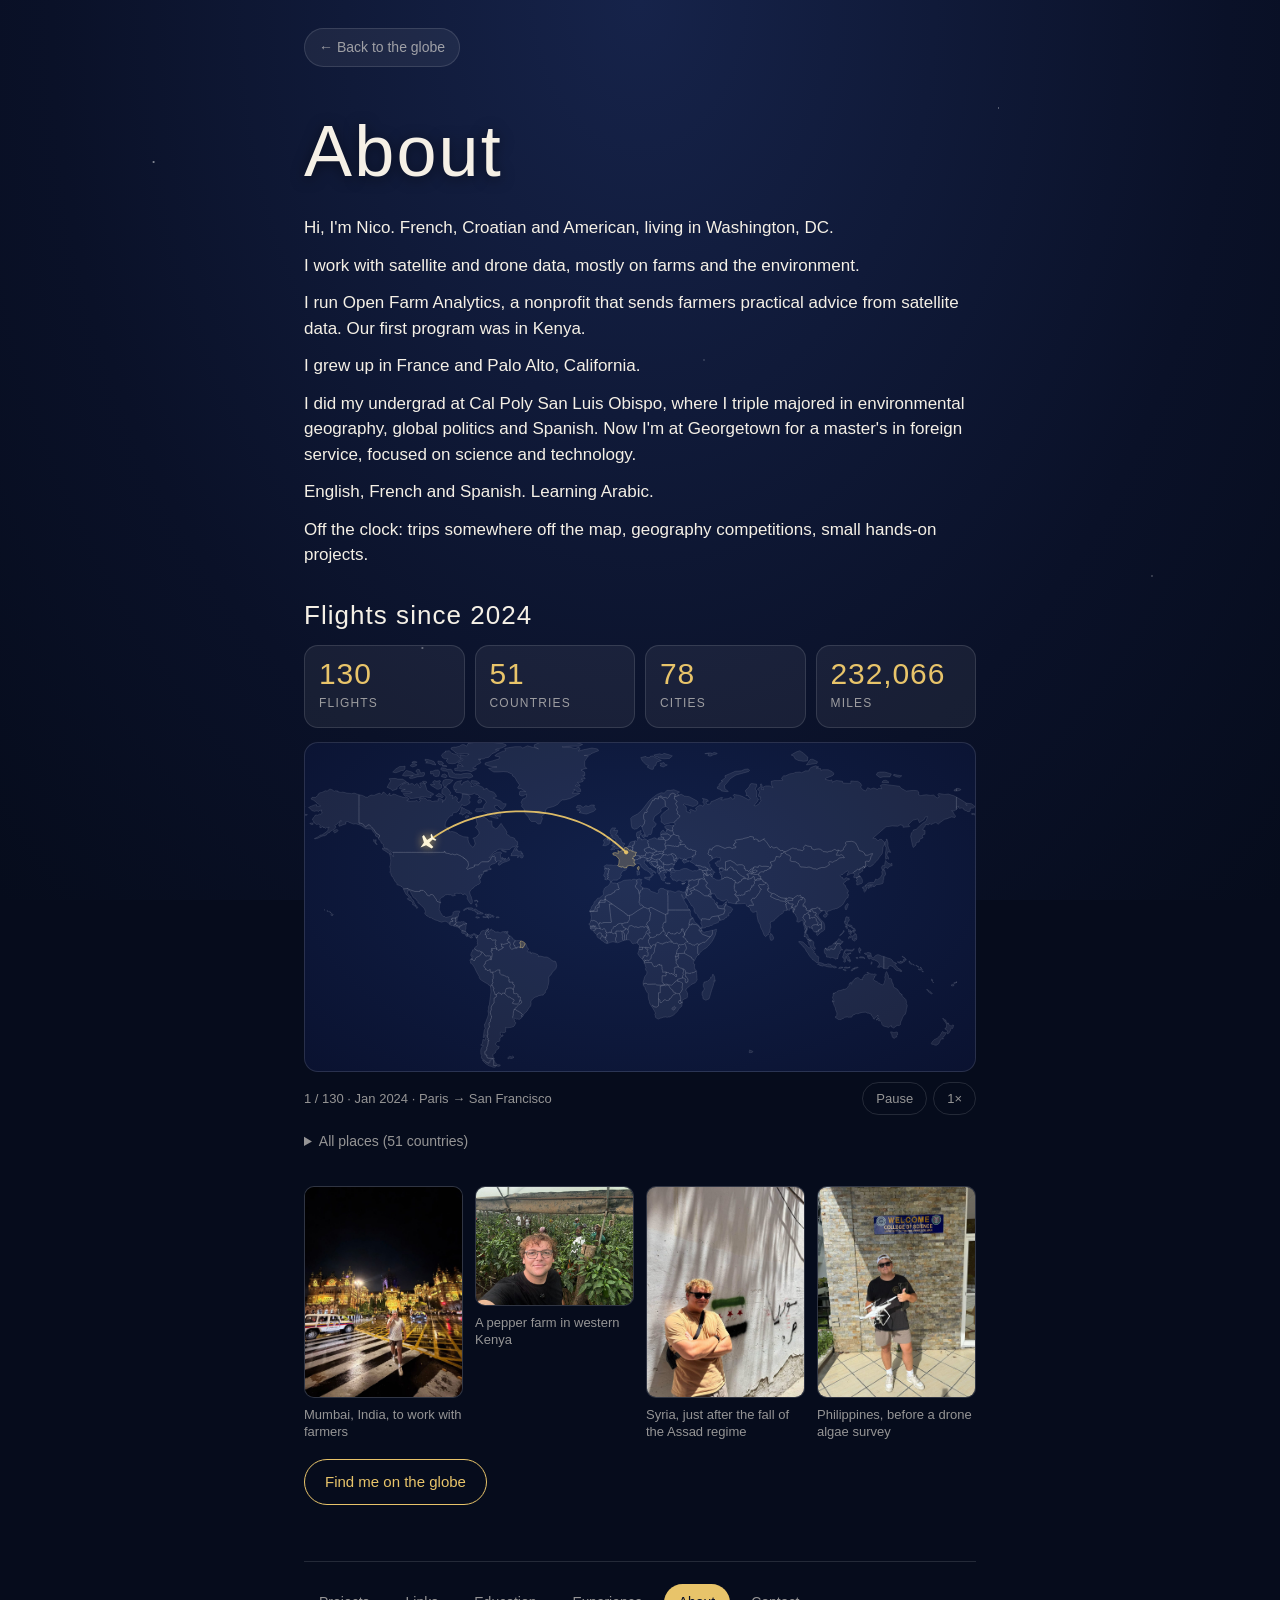
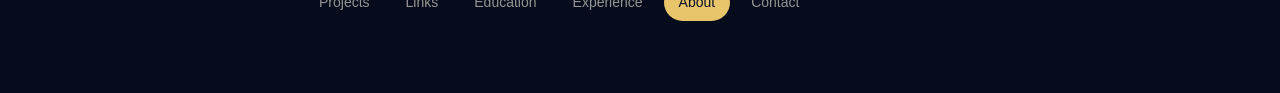
<file: about.html>
<!DOCTYPE html>
<html lang="en">
<head>
<meta charset="utf-8">
<meta name="viewport" content="width=device-width, initial-scale=1">
<title>About &middot; Where is Nico</title>
<link rel="stylesheet" href="pages.css">
</head>
<body>
  <div class="wrap">
    <a class="back" href="./">&larr; Back to the globe</a>

    <h1>About</h1>

    <main>
    <p>Hi, I&#x27;m Nico. French, Croatian and American, living in Washington, DC.</p>
    <p>I work with satellite and drone data, mostly on farms and the environment.</p>
    <p>I run Open Farm Analytics, a nonprofit that sends farmers practical advice from satellite data. Our first program was in Kenya.</p>
    <p>I grew up in France and Palo Alto, California.</p>
    <p>I did my undergrad at Cal Poly San Luis Obispo, where I triple majored in environmental geography, global politics and Spanish. Now I&#x27;m at Georgetown for a master&#x27;s in foreign service, focused on science and technology.</p>
    <p>English, French and Spanish. Learning Arabic.</p>
    <p>Off the clock: trips somewhere off the map, geography competitions, small hands-on projects.</p>
    <section class="flights" id="flights" aria-label="Flights map">
      <h2>Flights since 2024</h2>
      <div class="fl-stats">
        <div class="fl-stat"><b data-stat="flights">0</b><span>Flights</span></div>
        <div class="fl-stat"><b data-stat="countries">0</b><span>Countries</span></div>
        <div class="fl-stat"><b data-stat="cities">0</b><span>Cities</span></div>
        <div class="fl-stat"><b data-stat="miles">0</b><span>Miles</span></div>
      </div>
      <div class="fl-map"><canvas role="img" aria-label="Animated map of every flight I have taken, drawn one after another"></canvas></div>
      <div class="fl-bar">
        <span class="fl-cap"></span>
        <span class="fl-ctl"><button type="button" class="fl-play" aria-pressed="false">Pause</button><button type="button" class="fl-speed" aria-label="Playback speed">1&times;</button></span>
      </div>
      <details class="fl-places"><summary>All places</summary><div class="fl-list"></div></details>
    </section>
    <script src="flights-data.js"></script>
    <script src="flights.js"></script>

    <div class="gallery">
      <figure>
        <img src="photos/mumbai.jpg" width="750" height="1000" alt="Nico crossing a wet street in Mumbai at night" loading="lazy">
        <figcaption>Mumbai, India, to work with farmers</figcaption>
      </figure>
      <figure>
        <img src="photos/kenya.jpg" width="1000" height="750" alt="Nico in a greenhouse on a pepper farm in western Kenya" loading="lazy">
        <figcaption>A pepper farm in western Kenya</figcaption>
      </figure>
      <figure>
        <img src="photos/syria.jpg" width="750" height="1000" alt="Nico in front of a wall painted with the Syrian opposition flag" loading="lazy">
        <figcaption>Syria, just after the fall of the Assad regime</figcaption>
      </figure>
      <figure>
        <img src="photos/philippines.jpg" width="750" height="1000" alt="Nico holding a drone outside the University of the Philippines Diliman College of Science" loading="lazy">
        <figcaption>Philippines, before a drone algae survey</figcaption>
      </figure>
    </div>
    <div class="links"><a class="btn" href="./">Find me on the globe</a></div>

    </main>

    <nav class="sections" aria-label="Sections">
      <a href="projects.html">Projects</a>
      <a href="links.html">Links</a>
      <a href="education.html">Education</a>
      <a href="experience.html">Experience</a>
      <a href="about.html" aria-current="page">About</a>
      <a href="contact.html">Contact</a>
    </nav>
  </div>
</body>
</html>
</file>
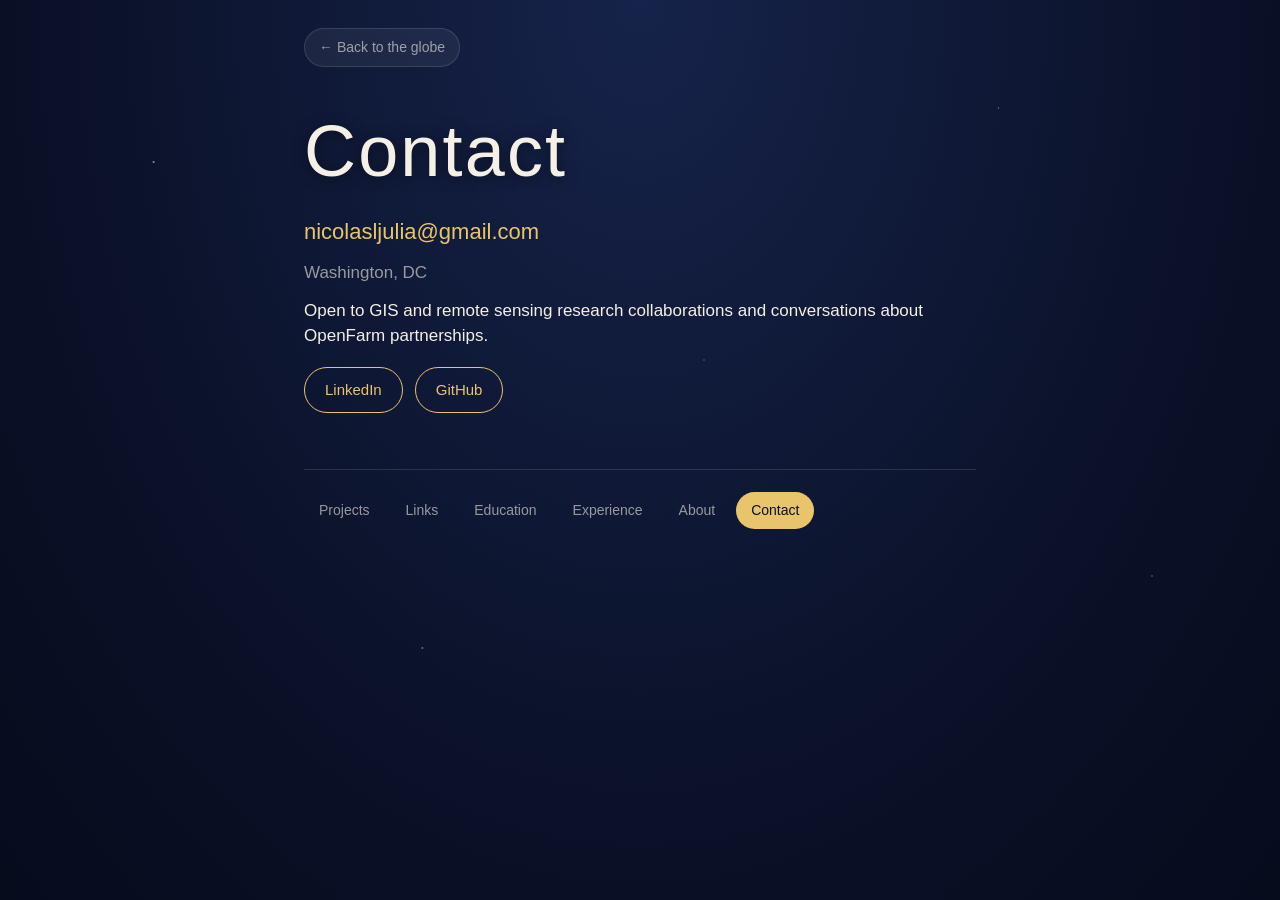
<file: contact.html>
<!DOCTYPE html>
<html lang="en">
<head>
<meta charset="utf-8">
<meta name="viewport" content="width=device-width, initial-scale=1">
<title>Contact &middot; Where is Nico</title>
<link rel="stylesheet" href="pages.css">
</head>
<body>
  <div class="wrap">
    <a class="back" href="./">&larr; Back to the globe</a>

    <h1>Contact</h1>

    <main>
    <p><a class="mail" href="mailto:nicolasljulia@gmail.com">nicolasljulia@gmail.com</a></p>
    <p class="muted">Washington, DC</p>
    <p>Open to GIS and remote sensing research collaborations and conversations about OpenFarm partnerships.</p>
    <div class="links"><a class="btn" href="https://www.linkedin.com/in/nicolas-julia-26406724b">LinkedIn</a><a class="btn" href="https://github.com/nicolasljulia">GitHub</a></div>

    </main>

    <nav class="sections" aria-label="Sections">
      <a href="projects.html">Projects</a>
      <a href="links.html">Links</a>
      <a href="education.html">Education</a>
      <a href="experience.html">Experience</a>
      <a href="about.html">About</a>
      <a href="contact.html" aria-current="page">Contact</a>
    </nav>
  </div>
</body>
</html>
</file>
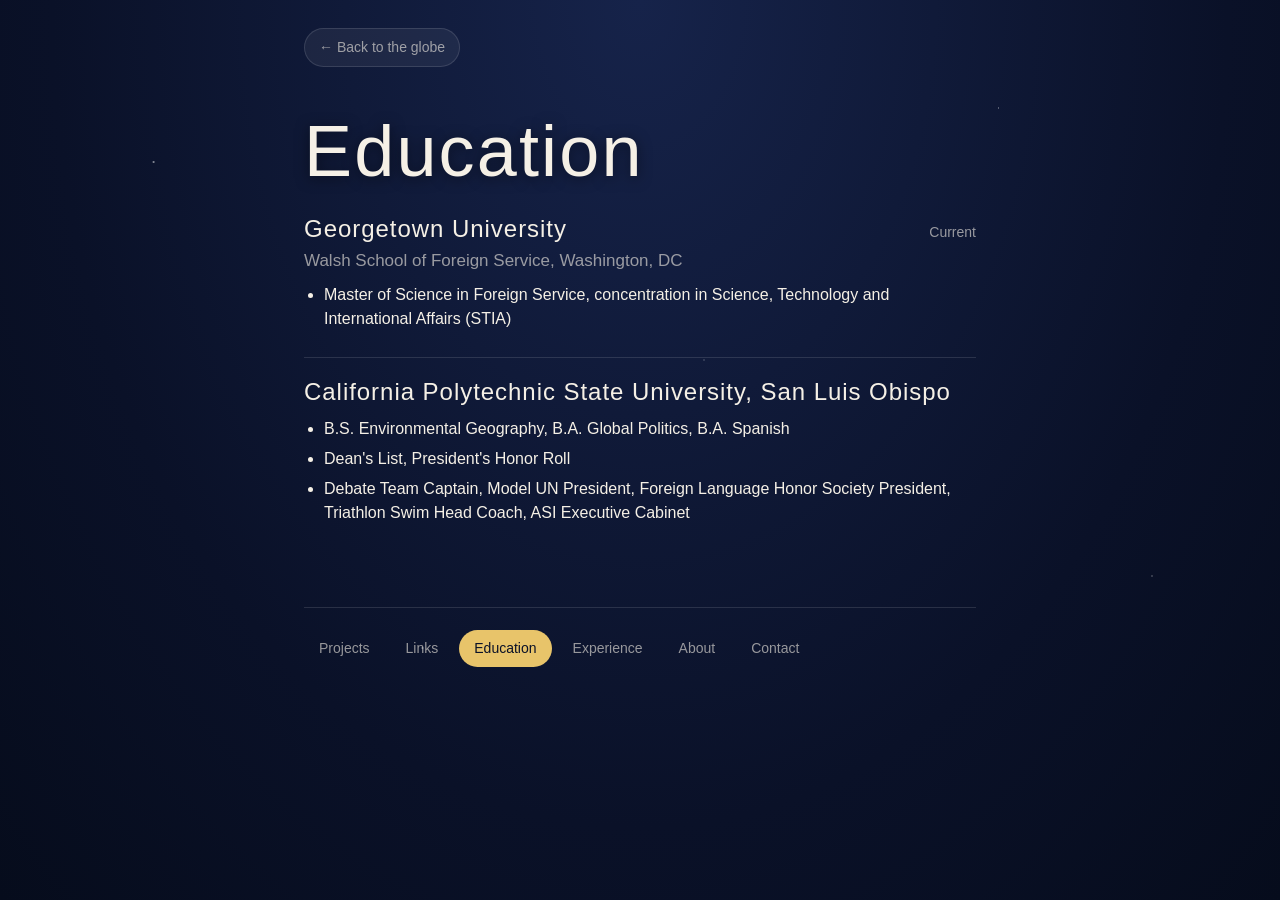
<file: education.html>
<!DOCTYPE html>
<html lang="en">
<head>
<meta charset="utf-8">
<meta name="viewport" content="width=device-width, initial-scale=1">
<title>Education &middot; Where is Nico</title>
<link rel="stylesheet" href="pages.css">
</head>
<body>
  <div class="wrap">
    <a class="back" href="./">&larr; Back to the globe</a>

    <h1>Education</h1>

    <main>
    <section class="entry">
      <div class="entry-head"><h2>Georgetown University</h2><span class="dates">Current</span></div>
      <p class="role">Walsh School of Foreign Service, Washington, DC</p><ul class="points"><li>Master of Science in Foreign Service, concentration in Science, Technology and International Affairs (STIA)</li></ul>
    </section>
    <section class="entry">
      <div class="entry-head"><h2>California Polytechnic State University, San Luis Obispo</h2><span class="dates"></span></div>
      <ul class="points"><li>B.S. Environmental Geography, B.A. Global Politics, B.A. Spanish</li><li>Dean&#x27;s List, President&#x27;s Honor Roll</li><li>Debate Team Captain, Model UN President, Foreign Language Honor Society President, Triathlon Swim Head Coach, ASI Executive Cabinet</li></ul>
    </section>
    </main>

    <nav class="sections" aria-label="Sections">
      <a href="projects.html">Projects</a>
      <a href="links.html">Links</a>
      <a href="education.html" aria-current="page">Education</a>
      <a href="experience.html">Experience</a>
      <a href="about.html">About</a>
      <a href="contact.html">Contact</a>
    </nav>
  </div>
</body>
</html>
</file>
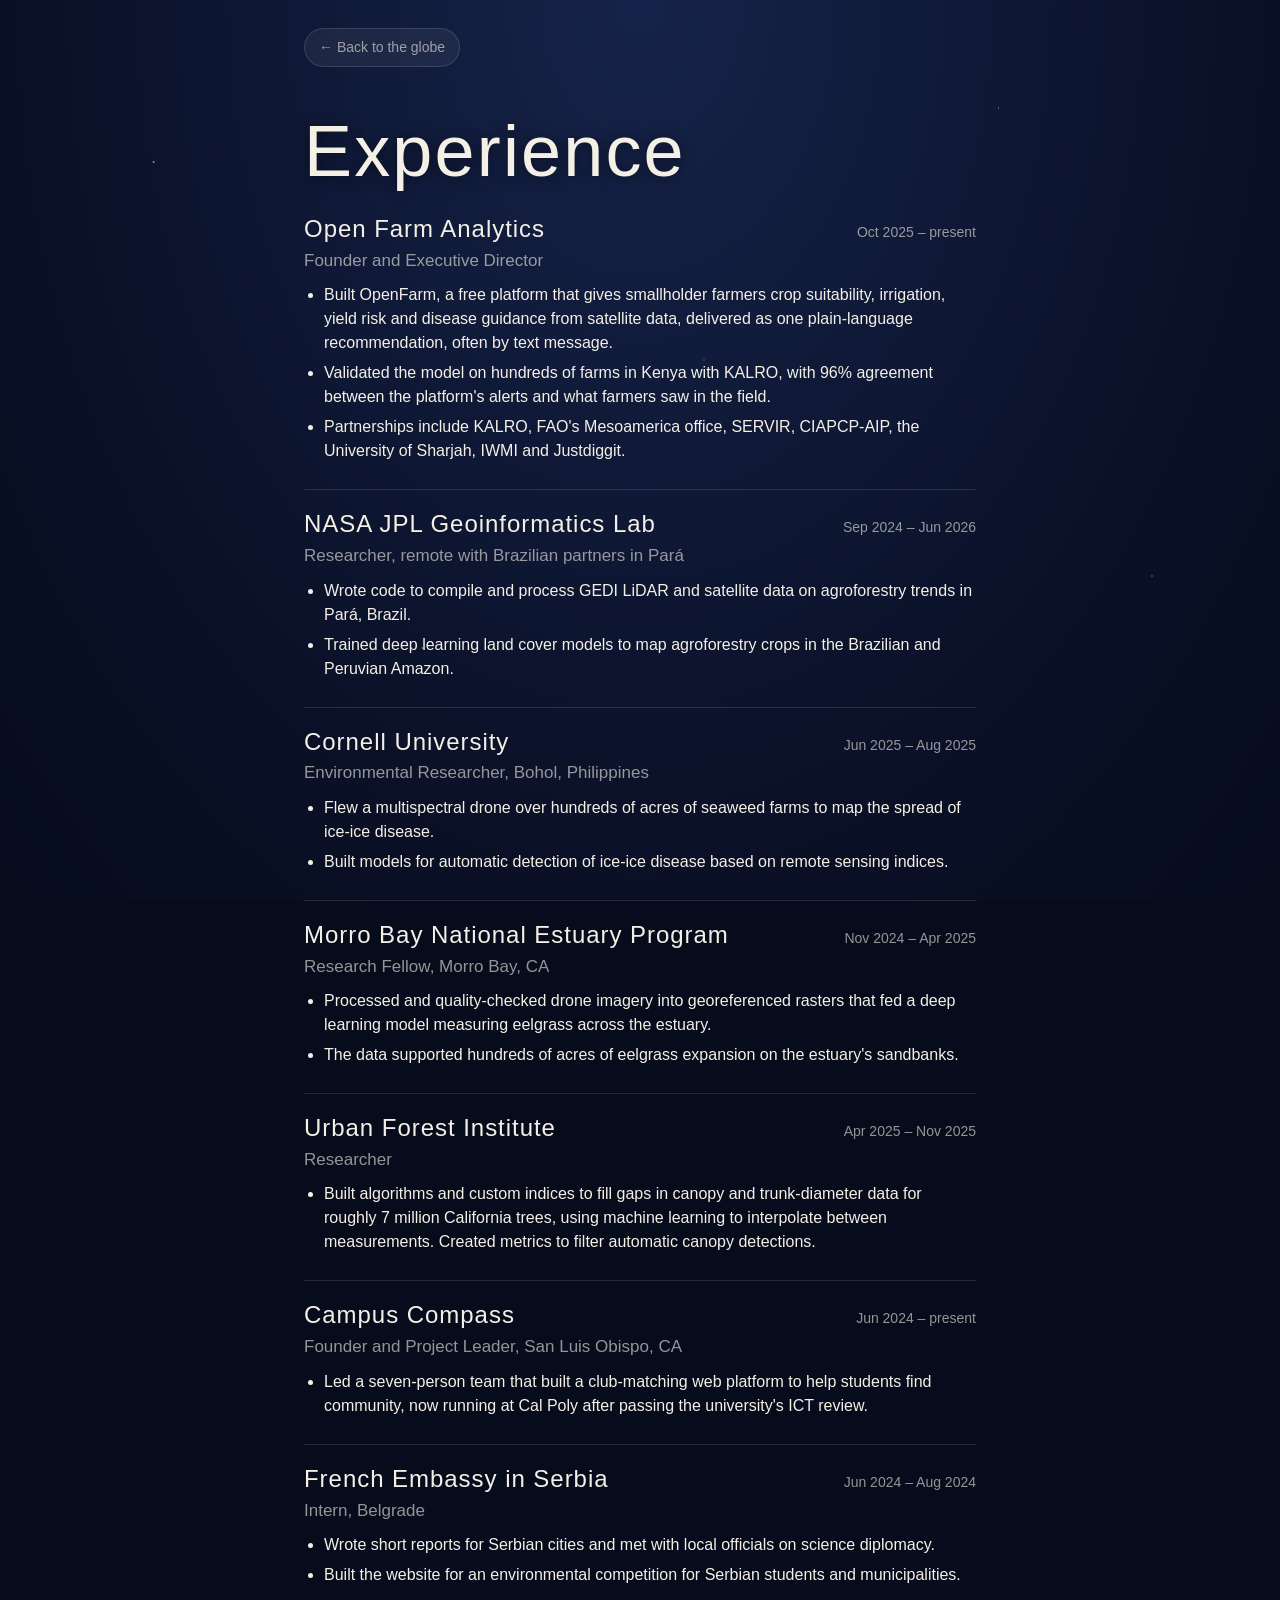
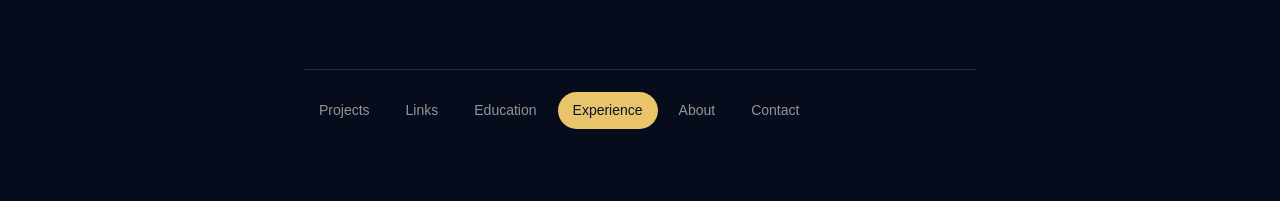
<file: experience.html>
<!DOCTYPE html>
<html lang="en">
<head>
<meta charset="utf-8">
<meta name="viewport" content="width=device-width, initial-scale=1">
<title>Experience &middot; Where is Nico</title>
<link rel="stylesheet" href="pages.css">
</head>
<body>
  <div class="wrap">
    <a class="back" href="./">&larr; Back to the globe</a>

    <h1>Experience</h1>

    <main>
    <section class="entry">
      <div class="entry-head"><h2>Open Farm Analytics</h2><span class="dates">Oct 2025 – present</span></div>
      <p class="role">Founder and Executive Director</p><ul class="points"><li>Built OpenFarm, a free platform that gives smallholder farmers crop suitability, irrigation, yield risk and disease guidance from satellite data, delivered as one plain-language recommendation, often by text message.</li><li>Validated the model on hundreds of farms in Kenya with KALRO, with 96% agreement between the platform&#x27;s alerts and what farmers saw in the field.</li><li>Partnerships include KALRO, FAO&#x27;s Mesoamerica office, SERVIR, CIAPCP-AIP, the University of Sharjah, IWMI and Justdiggit.</li></ul>
    </section>
    <section class="entry">
      <div class="entry-head"><h2>NASA JPL Geoinformatics Lab</h2><span class="dates">Sep 2024 – Jun 2026</span></div>
      <p class="role">Researcher, remote with Brazilian partners in Pará</p><ul class="points"><li>Wrote code to compile and process GEDI LiDAR and satellite data on agroforestry trends in Pará, Brazil.</li><li>Trained deep learning land cover models to map agroforestry crops in the Brazilian and Peruvian Amazon.</li></ul>
    </section>
    <section class="entry">
      <div class="entry-head"><h2>Cornell University</h2><span class="dates">Jun 2025 – Aug 2025</span></div>
      <p class="role">Environmental Researcher, Bohol, Philippines</p><ul class="points"><li>Flew a multispectral drone over hundreds of acres of seaweed farms to map the spread of ice-ice disease.</li><li>Built models for automatic detection of ice-ice disease based on remote sensing indices.</li></ul>
    </section>
    <section class="entry">
      <div class="entry-head"><h2>Morro Bay National Estuary Program</h2><span class="dates">Nov 2024 – Apr 2025</span></div>
      <p class="role">Research Fellow, Morro Bay, CA</p><ul class="points"><li>Processed and quality-checked drone imagery into georeferenced rasters that fed a deep learning model measuring eelgrass across the estuary.</li><li>The data supported hundreds of acres of eelgrass expansion on the estuary&#x27;s sandbanks.</li></ul>
    </section>
    <section class="entry">
      <div class="entry-head"><h2>Urban Forest Institute</h2><span class="dates">Apr 2025 – Nov 2025</span></div>
      <p class="role">Researcher</p><ul class="points"><li>Built algorithms and custom indices to fill gaps in canopy and trunk-diameter data for roughly 7 million California trees, using machine learning to interpolate between measurements. Created metrics to filter automatic canopy detections.</li></ul>
    </section>
    <section class="entry">
      <div class="entry-head"><h2>Campus Compass</h2><span class="dates">Jun 2024 – present</span></div>
      <p class="role">Founder and Project Leader, San Luis Obispo, CA</p><ul class="points"><li>Led a seven-person team that built a club-matching web platform to help students find community, now running at Cal Poly after passing the university&#x27;s ICT review.</li></ul>
    </section>
    <section class="entry">
      <div class="entry-head"><h2>French Embassy in Serbia</h2><span class="dates">Jun 2024 – Aug 2024</span></div>
      <p class="role">Intern, Belgrade</p><ul class="points"><li>Wrote short reports for Serbian cities and met with local officials on science diplomacy.</li><li>Built the website for an environmental competition for Serbian students and municipalities.</li></ul>
    </section>
    </main>

    <nav class="sections" aria-label="Sections">
      <a href="projects.html">Projects</a>
      <a href="links.html">Links</a>
      <a href="education.html">Education</a>
      <a href="experience.html" aria-current="page">Experience</a>
      <a href="about.html">About</a>
      <a href="contact.html">Contact</a>
    </nav>
  </div>
</body>
</html>
</file>
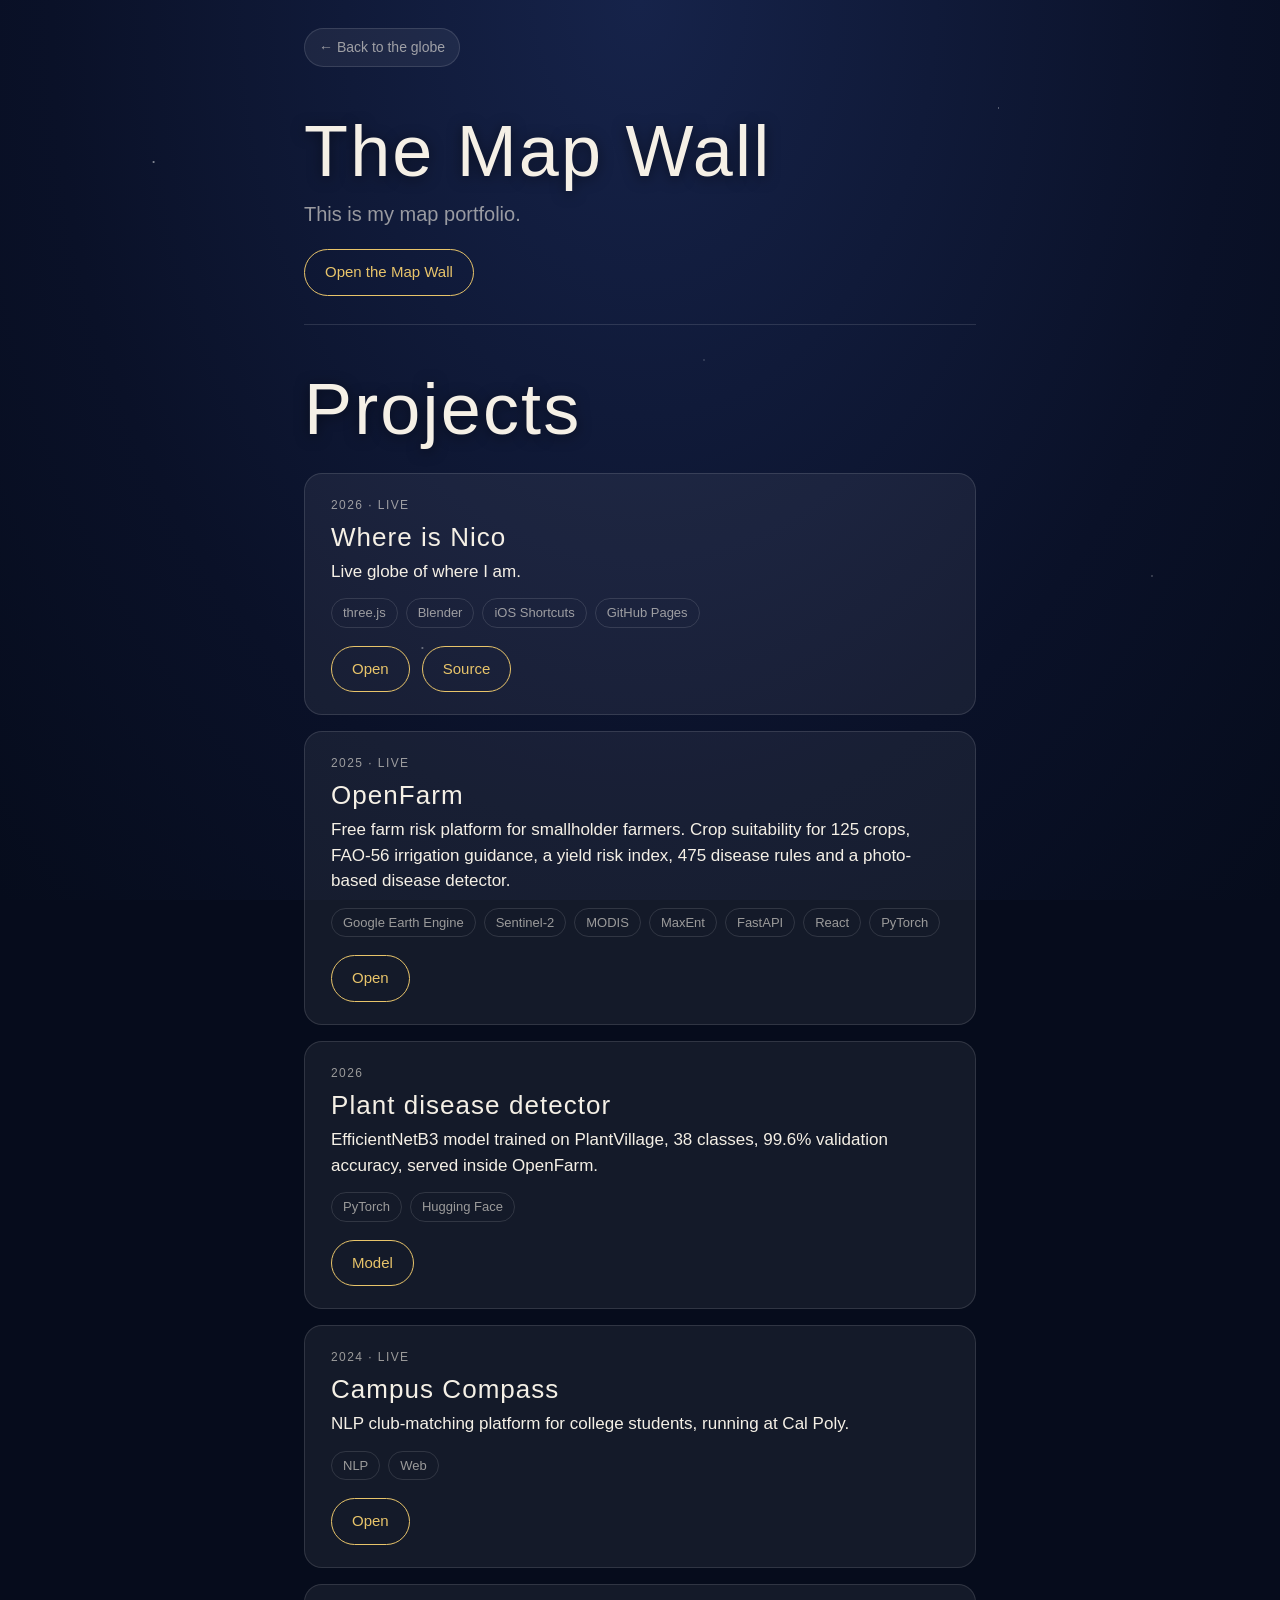
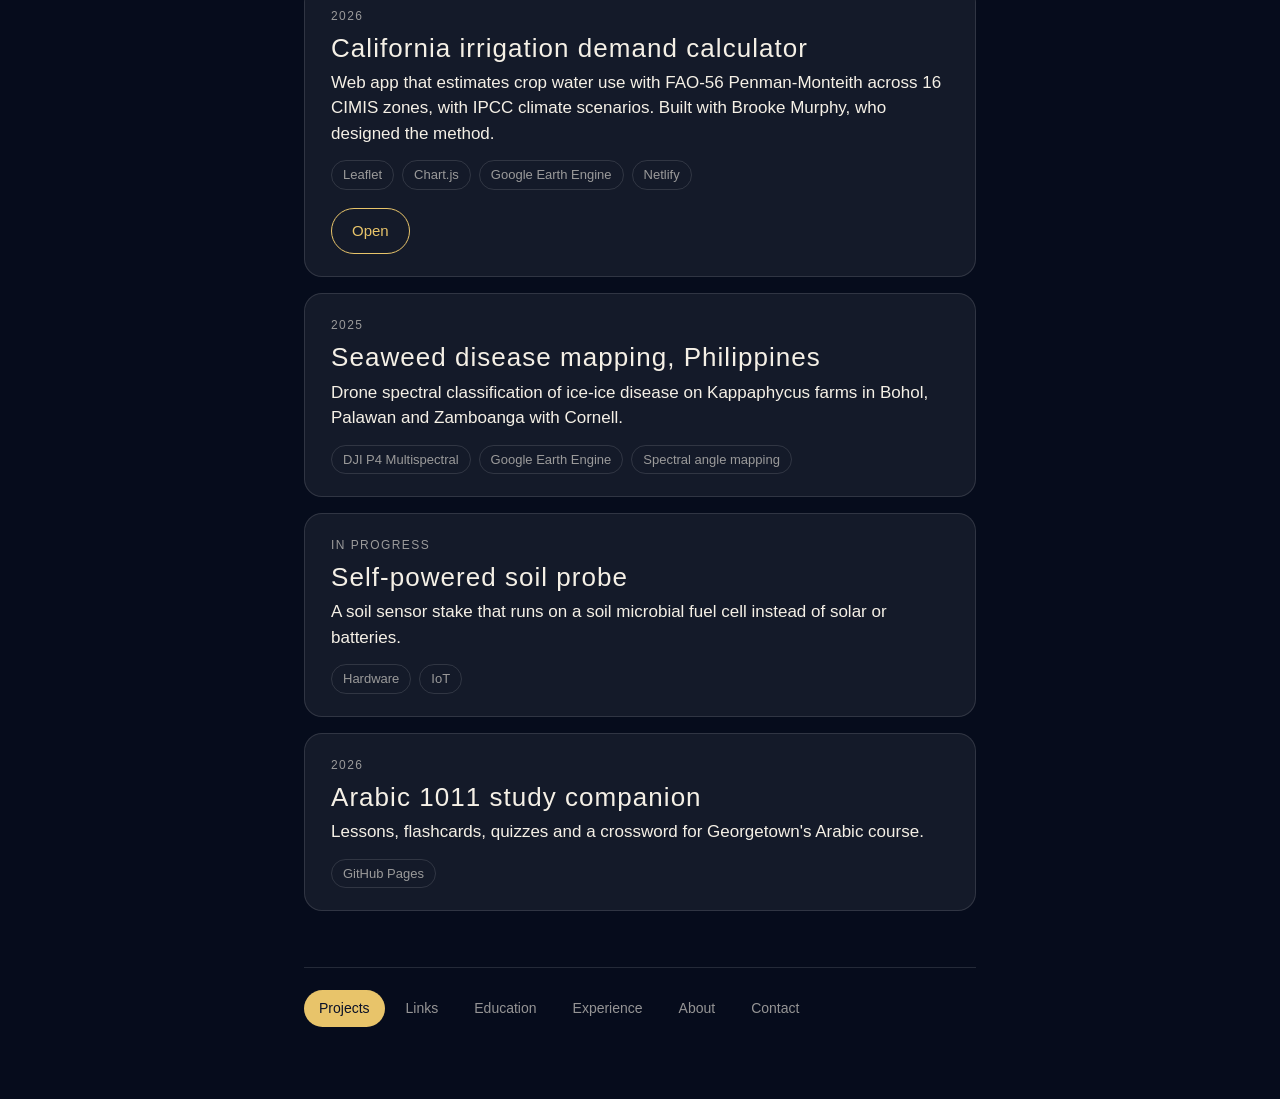
<file: projects.html>
<!DOCTYPE html>
<html lang="en">
<head>
<meta charset="utf-8">
<meta name="viewport" content="width=device-width, initial-scale=1">
<title>Projects &middot; Where is Nico</title>
<link rel="stylesheet" href="pages.css">
</head>
<body>
  <div class="wrap">
    <a class="back" href="./">&larr; Back to the globe</a>

    <section class="mapwall-feature" aria-labelledby="mapwall-title">
      <h1 id="mapwall-title">The Map Wall</h1>
      <p class="mapwall-lede">This is my map portfolio.</p>
      <a class="btn" href="mapwall/">Open the Map Wall</a>
    </section>

    <h1>Projects</h1>

    <main>
    <section class="card">
      <p class="meta">2026 · Live</p>
      <h2>Where is Nico</h2>
      <p>Live globe of where I am.</p>
      <ul class="tags"><li>three.js</li><li>Blender</li><li>iOS Shortcuts</li><li>GitHub Pages</li></ul><div class="links"><a class="btn" href="./">Open</a><a class="btn" href="https://github.com/nicolasljulia/nicolasljulia.github.io">Source</a></div>
    </section>
    <section class="card">
      <p class="meta">2025 · Live</p>
      <h2>OpenFarm</h2>
      <p>Free farm risk platform for smallholder farmers. Crop suitability for 125 crops, FAO-56 irrigation guidance, a yield risk index, 475 disease rules and a photo-based disease detector.</p>
      <ul class="tags"><li>Google Earth Engine</li><li>Sentinel-2</li><li>MODIS</li><li>MaxEnt</li><li>FastAPI</li><li>React</li><li>PyTorch</li></ul><div class="links"><a class="btn" href="https://tool.openfarmanalytics.org">Open</a></div>
    </section>
    <section class="card">
      <p class="meta">2026</p>
      <h2>Plant disease detector</h2>
      <p>EfficientNetB3 model trained on PlantVillage, 38 classes, 99.6% validation accuracy, served inside OpenFarm.</p>
      <ul class="tags"><li>PyTorch</li><li>Hugging Face</li></ul><div class="links"><a class="btn" href="https://huggingface.co/nicolasljulia/plantvillage-efficientnetb3">Model</a></div>
    </section>
    <section class="card">
      <p class="meta">2024 · Live</p>
      <h2>Campus Compass</h2>
      <p>NLP club-matching platform for college students, running at Cal Poly.</p>
      <ul class="tags"><li>NLP</li><li>Web</li></ul><div class="links"><a class="btn" href="https://campuscompass.dev">Open</a></div>
    </section>
    <section class="card">
      <p class="meta">2026</p>
      <h2>California irrigation demand calculator</h2>
      <p>Web app that estimates crop water use with FAO-56 Penman-Monteith across 16 CIMIS zones, with IPCC climate scenarios. Built with Brooke Murphy, who designed the method.</p>
      <ul class="tags"><li>Leaflet</li><li>Chart.js</li><li>Google Earth Engine</li><li>Netlify</li></ul><div class="links"><a class="btn" href="https://californiairrigation.netlify.app">Open</a></div>
    </section>
    <section class="card">
      <p class="meta">2025</p>
      <h2>Seaweed disease mapping, Philippines</h2>
      <p>Drone spectral classification of ice-ice disease on Kappaphycus farms in Bohol, Palawan and Zamboanga with Cornell.</p>
      <ul class="tags"><li>DJI P4 Multispectral</li><li>Google Earth Engine</li><li>Spectral angle mapping</li></ul>
    </section>
    <section class="card">
      <p class="meta">In progress</p>
      <h2>Self-powered soil probe</h2>
      <p>A soil sensor stake that runs on a soil microbial fuel cell instead of solar or batteries.</p>
      <ul class="tags"><li>Hardware</li><li>IoT</li></ul>
    </section>
    <section class="card">
      <p class="meta">2026</p>
      <h2>Arabic 1011 study companion</h2>
      <p>Lessons, flashcards, quizzes and a crossword for Georgetown&#x27;s Arabic course.</p>
      <ul class="tags"><li>GitHub Pages</li></ul>
    </section>
    </main>

    <nav class="sections" aria-label="Sections">
      <a href="projects.html" aria-current="page">Projects</a>
      <a href="links.html">Links</a>
      <a href="education.html">Education</a>
      <a href="experience.html">Experience</a>
      <a href="about.html">About</a>
      <a href="contact.html">Contact</a>
    </nav>
  </div>
</body>
</html>
</file>
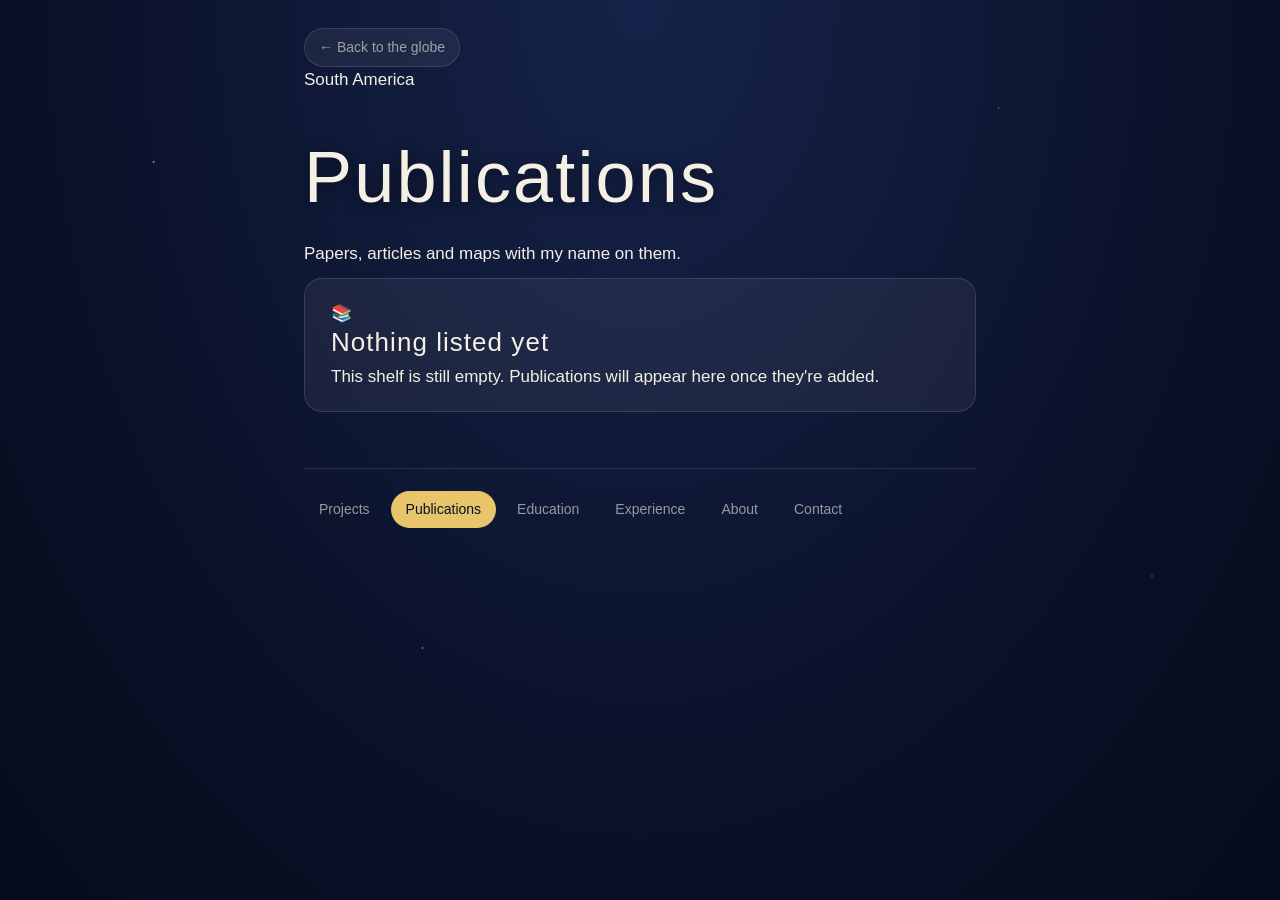
<file: publications.html>
<!DOCTYPE html>
<html lang="en">
<head>
<meta charset="utf-8">
<meta name="viewport" content="width=device-width, initial-scale=1">
<title>Publications &middot; Where is Nico</title>
<link rel="stylesheet" href="pages.css">
</head>
<body>
  <div class="wrap">
    <a class="back" href="./">&larr; Back to the globe</a>

    <header class="page-head">
      <p class="eyebrow">South America</p>
      <h1>Publications</h1>
      <p class="lede">Papers, articles and maps with my name on them.</p>
    </header>

    <main>
    <section class="card empty">
      <div class="glyph">&#128218;</div>
      <h2>Nothing listed yet</h2>
      <p>This shelf is still empty. Publications will appear here once they're added.</p>
    </section>
    </main>

    <nav class="sections" aria-label="Sections">
      <a href="projects.html">Projects</a>
      <a href="publications.html" aria-current="page">Publications</a>
      <a href="education.html">Education</a>
      <a href="experience.html">Experience</a>
      <a href="about.html">About</a>
      <a href="contact.html">Contact</a>
    </nav>
  </div>
</body>
</html>
</file>
<file: pages.css>
:root {
  --ink: #f5f0e6;
  --ink-dim: rgba(245, 240, 230, 0.6);
  --card: rgba(255, 255, 255, 0.06);
  --card-border: rgba(255, 255, 255, 0.12);
  --gold: #e8c46a;
  --display: 'Phosphate', 'Copperplate', 'Trebuchet MS', sans-serif;
  --body: -apple-system, BlinkMacSystemFont, 'Segoe UI', Helvetica, Arial, sans-serif;
}

* { box-sizing: border-box; }

html { background: #060c1c; }

body {
  margin: 0;
  min-height: 100vh;
  color: var(--ink);
  font: 400 17px/1.5 var(--body);
  background:
    radial-gradient(1.5px 1.5px at 12% 18%, rgba(255,255,255,0.7), transparent),
    radial-gradient(1px 1px at 78% 12%, rgba(255,255,255,0.6), transparent),
    radial-gradient(1.5px 1.5px at 33% 72%, rgba(255,255,255,0.5), transparent),
    radial-gradient(1px 1px at 90% 64%, rgba(255,255,255,0.6), transparent),
    radial-gradient(1px 1px at 55% 40%, rgba(255,255,255,0.45), transparent),
    radial-gradient(ellipse at 50% 0%, #16234a 0%, #0a1128 65%, #060c1c 100%);
  background-attachment: fixed;
}

.wrap { max-width: 720px; margin: 0 auto; padding: 28px 24px 72px; }

.back {
  display: inline-block;
  color: var(--ink-dim);
  text-decoration: none;
  font-size: 14px;
  padding: 8px 14px;
  border: 1px solid var(--card-border);
  border-radius: 999px;
  background: var(--card);
  transition: color 0.2s, border-color 0.2s;
}
.back:hover { color: var(--ink); border-color: var(--gold); }

h1 {
  font: 400 clamp(44px, 9vw, 72px)/1 var(--display);
  letter-spacing: 0.03em;
  margin: 48px 0 28px;
  text-shadow: 0 2px 14px rgba(0, 0, 0, 0.5);
}

h2 { font: 400 26px/1.2 var(--display); letter-spacing: 0.04em; margin: 0 0 6px; }
p { margin: 0 0 12px; }
.muted { color: var(--ink-dim); }
.big { font: 400 34px/1.1 var(--display); letter-spacing: 0.03em; margin: 0 0 4px; }

.card {
  background: var(--card);
  border: 1px solid var(--card-border);
  border-radius: 18px;
  padding: 22px 26px;
  margin-bottom: 16px;
}
.card .meta { font-size: 12px; letter-spacing: 0.12em; text-transform: uppercase; color: var(--ink-dim); margin: 0 0 8px; }
.card p:last-of-type { margin-bottom: 0; }

.entry { padding: 20px 0; border-top: 1px solid var(--card-border); }
.entry:first-of-type { border-top: 0; padding-top: 0; }
.entry-head { display: flex; flex-wrap: wrap; justify-content: space-between; align-items: baseline; gap: 4px 16px; }
.entry-head h2 { font-size: 24px; margin: 0; }
.dates { font-size: 14px; color: var(--ink-dim); white-space: nowrap; }
.role { color: var(--ink-dim); margin: 4px 0 0; }
.points { margin: 10px 0 0; padding-left: 20px; }
.points li { margin-bottom: 6px; font-size: 16px; }

.mail { color: var(--gold); font-size: 22px; text-decoration: none; }
.mail:hover { text-decoration: underline; }

.tags { display: flex; flex-wrap: wrap; gap: 8px; margin: 14px 0 0; padding: 0; list-style: none; }
.tags li { font-size: 13px; color: var(--ink-dim); padding: 4px 11px; border: 1px solid var(--card-border); border-radius: 999px; }

.links { display: flex; flex-wrap: wrap; gap: 12px; margin-top: 18px; }
.btn {
  display: inline-block;
  padding: 11px 20px;
  border-radius: 999px;
  border: 1px solid var(--gold);
  color: var(--gold);
  text-decoration: none;
  font-size: 15px;
  transition: background 0.2s, color 0.2s;
}
.btn:hover { background: var(--gold); color: #0a1128; }

nav.sections {
  margin-top: 56px;
  padding-top: 22px;
  border-top: 1px solid var(--card-border);
  display: flex;
  flex-wrap: wrap;
  gap: 8px 6px;
}
nav.sections a {
  font-size: 14px;
  text-decoration: none;
  color: var(--ink-dim);
  padding: 7px 14px;
  border-radius: 999px;
  border: 1px solid transparent;
  transition: color 0.2s, border-color 0.2s;
}
nav.sections a:hover { color: var(--ink); border-color: var(--card-border); }
nav.sections a[aria-current="page"] { color: #0a1128; background: var(--gold); }

.gallery { display: grid; grid-template-columns: repeat(4, 1fr); gap: 12px; align-items: start; margin: 28px 0 8px; }
.gallery figure { margin: 0; }
.gallery img { display: block; width: 100%; height: auto; border-radius: 10px; border: 1px solid var(--card-border); background: var(--card); }
.gallery figcaption { font-size: 13px; line-height: 1.35; color: var(--ink-dim); margin-top: 8px; }

@media (max-width: 560px) {
  .gallery { grid-template-columns: repeat(2, 1fr); }
  body { font-size: 16px; }
  .card { padding: 20px; }
}

/* flights */
.flights { margin: 32px 0 8px; }
.flights h2 { margin-bottom: 14px; }
.fl-tabs { display: flex; flex-wrap: wrap; gap: 6px; margin-bottom: 14px; }
.fl-tabs button, .fl-ctl button {
  font: inherit; font-size: 13px; color: var(--ink-dim); background: transparent; cursor: pointer;
  padding: 6px 13px; border-radius: 999px; border: 1px solid var(--card-border);
  transition: color 0.2s, border-color 0.2s, background 0.2s;
}
.fl-tabs button:hover, .fl-ctl button:hover { color: var(--ink); border-color: var(--gold); }
.fl-tabs button[aria-pressed="true"] { color: #0a1128; background: var(--gold); border-color: var(--gold); }
.fl-stats { display: grid; grid-template-columns: repeat(4, 1fr); gap: 10px; margin-bottom: 14px; }
.fl-stat { background: var(--card); border: 1px solid var(--card-border); border-radius: 14px; padding: 12px 14px; }
.fl-stat b { display: block; font: 400 30px/1.05 var(--display); letter-spacing: 0.03em; color: var(--gold); }
.fl-stat span { font-size: 12px; letter-spacing: 0.1em; text-transform: uppercase; color: var(--ink-dim); }
.fl-range { font-size: 13px; color: var(--ink-dim); margin: 8px 0 14px; min-height: 1.5em; }
.fl-map { border: 1px solid var(--card-border); border-radius: 14px; overflow: hidden;
  background: radial-gradient(ellipse at 50% 40%, #12214a 0%, #0a1230 100%); }
.fl-map canvas { display: block; width: 100%; cursor: pointer; }
.fl-bar { display: flex; align-items: center; justify-content: space-between; gap: 12px; margin-top: 10px; }
.fl-cap { font-size: 13px; color: var(--ink-dim); min-width: 0; }
.fl-ctl { display: flex; gap: 6px; flex-shrink: 0; }
.fl-places { margin-top: 10px; }
.fl-places summary { cursor: pointer; font-size: 14px; color: var(--ink-dim); padding: 6px 0; }
.fl-places summary:hover { color: var(--ink); }
.fl-list p { margin: 0 0 8px; font-size: 14px; line-height: 1.4; }
.fl-list strong { display: block; font-weight: 600; }
.fl-list span { color: var(--ink-dim); }
@media (max-width: 560px) {
  .fl-stats { grid-template-columns: repeat(2, 1fr); }
  .fl-bar { flex-direction: column; align-items: flex-start; }
}

/* map wall feature on the projects page */
.mapwall-feature { margin: 8px 0 8px; padding-bottom: 28px; border-bottom: 1px solid var(--card-border); }
.mapwall-feature h1 { margin-bottom: 12px; }
.mapwall-lede { font-size: 20px; color: var(--ink-dim); margin: 0 0 20px; }
</file>
